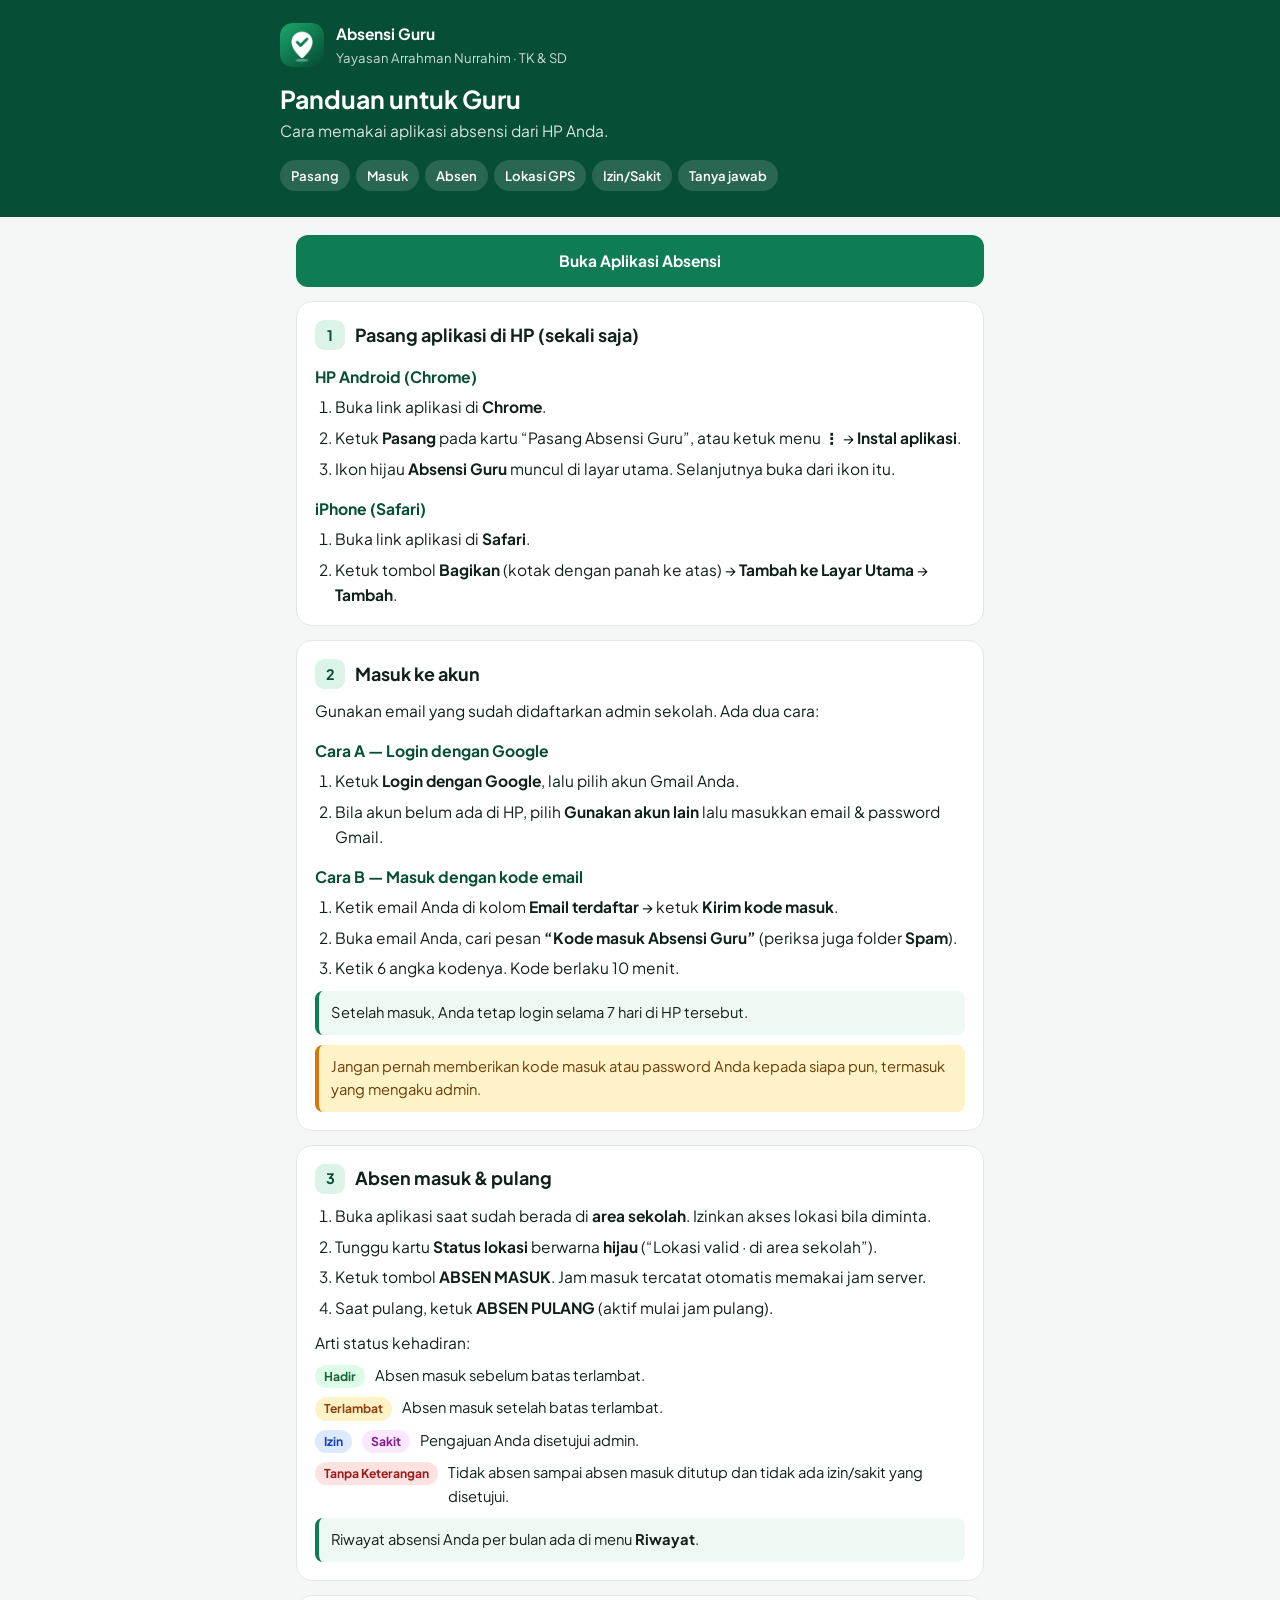
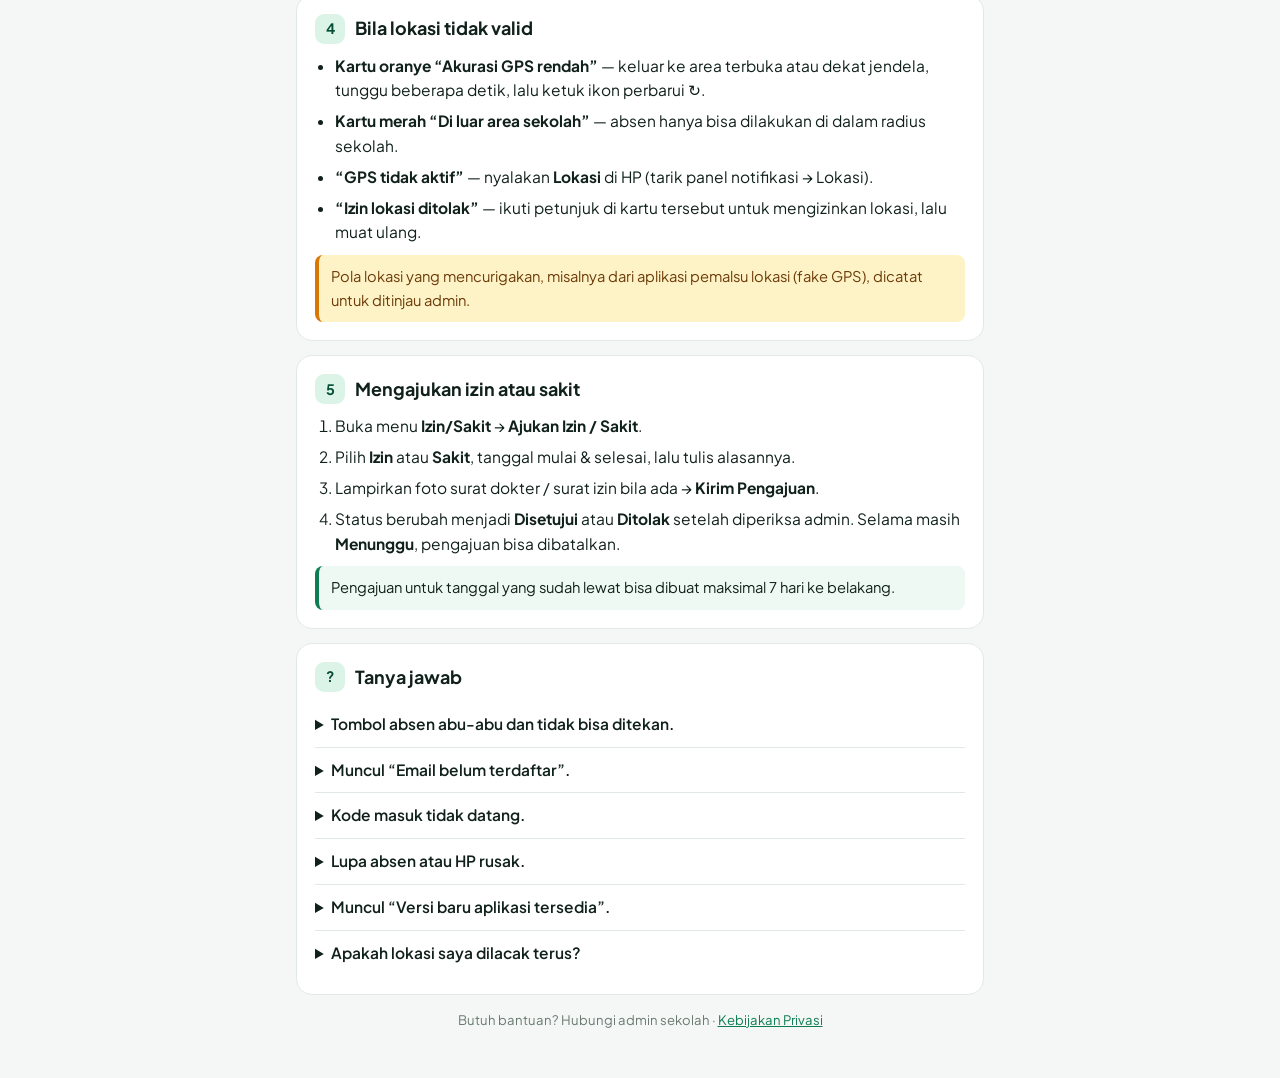
<file: frontend/panduan.html>
<!doctype html>
<html lang="id">
<head>
  <meta charset="utf-8">
  <meta name="viewport" content="width=device-width, initial-scale=1, viewport-fit=cover">
  <title>Panduan Guru — Absensi Guru</title>
  <meta name="description" content="Cara memasang aplikasi, login, absen masuk & pulang, serta mengajukan izin atau sakit.">
  <meta name="theme-color" content="#f4f7f5">
  <link rel="icon" type="image/svg+xml" href="favicon.svg">
  <link rel="apple-touch-icon" href="icons/apple-touch-icon.png">
  <link rel="preconnect" href="https://fonts.googleapis.com">
  <link rel="preconnect" href="https://fonts.gstatic.com" crossorigin>
  <link href="https://fonts.googleapis.com/css2?family=Plus+Jakarta+Sans:wght@400;600;700&display=swap" rel="stylesheet">
  <style>
    :root { --g9: #064e35; --g7: #0f7d53; --g1: #dcf3e7; --g0: #eef9f3; --ink: #10201a; --ink2: #3a4a43; --muted: #6a7a72; --line: #e2e9e5; --bg: #f4f7f5; --warn-bg: #fef3c7; --warn: #6b3a07; }
    * { box-sizing: border-box; }
    body { margin: 0; font-family: 'Plus Jakarta Sans', system-ui, sans-serif; color: var(--ink); background: var(--bg); line-height: 1.6; font-size: 15.5px; }
    header { background: var(--g9); color: #fff; padding: calc(22px + env(safe-area-inset-top)) 16px 26px; }
    .wrap { max-width: 720px; margin: 0 auto; }
    .brand { display: flex; align-items: center; gap: 12px; }
    .brand img { width: 44px; height: 44px; border-radius: 12px; }
    .brand span { display: block; font-size: .82rem; opacity: .8; }
    h1 { margin: 16px 0 4px; font-size: 1.55rem; line-height: 1.25; }
    header p { margin: 0; opacity: .85; }
    .toc { display: flex; flex-wrap: wrap; gap: 6px; margin-top: 16px; }
    .toc a { color: #fff; text-decoration: none; font-size: .82rem; font-weight: 600; background: rgba(255,255,255,.14); padding: 5px 11px; border-radius: 999px; }
    main { padding: 18px 16px 48px; display: grid; gap: 14px; }
    section { background: #fff; border: 1px solid var(--line); border-radius: 16px; padding: 18px; scroll-margin-top: 12px; }
    h2 { margin: 0 0 10px; font-size: 1.12rem; display: flex; align-items: center; gap: 10px; }
    h2 .n { width: 30px; height: 30px; border-radius: 9px; background: var(--g1); color: var(--g9); display: grid; place-items: center; font-size: .9rem; flex-shrink: 0; }
    h3 { margin: 14px 0 6px; font-size: .98rem; color: var(--g9); }
    ol, ul { margin: 0; padding-left: 20px; display: grid; gap: 6px; }
    p { margin: 0 0 8px; }
    .tip { background: var(--g0); border-left: 4px solid var(--g7); padding: 10px 12px; border-radius: 8px; margin-top: 10px; font-size: .92rem; }
    .warn { background: var(--warn-bg); border-left: 4px solid #d97706; color: var(--warn); padding: 10px 12px; border-radius: 8px; margin-top: 10px; font-size: .92rem; }
    .cta { display: block; text-align: center; background: var(--g7); color: #fff; text-decoration: none; font-weight: 700; padding: 14px; border-radius: 12px; }
    .status { display: grid; gap: 8px; margin-top: 6px; }
    .status div { display: flex; gap: 10px; align-items: baseline; font-size: .92rem; }
    .pill { font-size: .76rem; font-weight: 700; padding: 2px 9px; border-radius: 999px; white-space: nowrap; }
    .p-h { background: #dcfce7; color: #166534; } .p-t { background: #fef3c7; color: #92400e; } .p-i { background: #dbeafe; color: #1e40af; }
    .p-s { background: #fae8ff; color: #86198f; } .p-a { background: #fee2e2; color: #991b1b; }
    details { border-top: 1px solid var(--line); padding: 10px 0; }
    details:first-of-type { border-top: 0; }
    summary { cursor: pointer; font-weight: 600; }
    details p { margin: 8px 0 0; color: var(--ink2); font-size: .94rem; }
    footer { text-align: center; color: var(--muted); font-size: .82rem; }
    footer a { color: var(--g7); }
  </style>
</head>
<body>
  <header>
    <div class="wrap">
      <div class="brand"><img src="icons/icon-192.png" alt=""><div><strong>Absensi Guru</strong><span>Yayasan Arrahman Nurrahim · TK &amp; SD</span></div></div>
      <h1>Panduan untuk Guru</h1>
      <p>Cara memakai aplikasi absensi dari HP Anda.</p>
      <nav class="toc" aria-label="Daftar isi">
        <a href="#pasang">Pasang</a><a href="#login">Masuk</a><a href="#absen">Absen</a><a href="#lokasi">Lokasi GPS</a><a href="#izin">Izin/Sakit</a><a href="#tanya">Tanya jawab</a>
      </nav>
    </div>
  </header>

  <main class="wrap">
    <a class="cta" href="./">Buka Aplikasi Absensi</a>

    <section id="pasang">
      <h2><span class="n">1</span>Pasang aplikasi di HP (sekali saja)</h2>
      <h3>HP Android (Chrome)</h3>
      <ol>
        <li>Buka link aplikasi di <b>Chrome</b>.</li>
        <li>Ketuk <b>Pasang</b> pada kartu “Pasang Absensi Guru”, atau ketuk menu <b>⋮</b> → <b>Instal aplikasi</b>.</li>
        <li>Ikon hijau <b>Absensi Guru</b> muncul di layar utama. Selanjutnya buka dari ikon itu.</li>
      </ol>
      <h3>iPhone (Safari)</h3>
      <ol>
        <li>Buka link aplikasi di <b>Safari</b>.</li>
        <li>Ketuk tombol <b>Bagikan</b> (kotak dengan panah ke atas) → <b>Tambah ke Layar Utama</b> → <b>Tambah</b>.</li>
      </ol>
    </section>

    <section id="login">
      <h2><span class="n">2</span>Masuk ke akun</h2>
      <p>Gunakan email yang sudah didaftarkan admin sekolah. Ada dua cara:</p>
      <h3>Cara A — Login dengan Google</h3>
      <ol>
        <li>Ketuk <b>Login dengan Google</b>, lalu pilih akun Gmail Anda.</li>
        <li>Bila akun belum ada di HP, pilih <b>Gunakan akun lain</b> lalu masukkan email &amp; password Gmail.</li>
      </ol>
      <h3>Cara B — Masuk dengan kode email</h3>
      <ol>
        <li>Ketik email Anda di kolom <b>Email terdaftar</b> → ketuk <b>Kirim kode masuk</b>.</li>
        <li>Buka email Anda, cari pesan <b>“Kode masuk Absensi Guru”</b> (periksa juga folder <b>Spam</b>).</li>
        <li>Ketik 6 angka kodenya. Kode berlaku 10 menit.</li>
      </ol>
      <div class="tip">Setelah masuk, Anda tetap login selama 7 hari di HP tersebut.</div>
      <div class="warn">Jangan pernah memberikan kode masuk atau password Anda kepada siapa pun, termasuk yang mengaku admin.</div>
    </section>

    <section id="absen">
      <h2><span class="n">3</span>Absen masuk &amp; pulang</h2>
      <ol>
        <li>Buka aplikasi saat sudah berada di <b>area sekolah</b>. Izinkan akses lokasi bila diminta.</li>
        <li>Tunggu kartu <b>Status lokasi</b> berwarna <b>hijau</b> (“Lokasi valid · di area sekolah”).</li>
        <li>Ketuk tombol <b>ABSEN MASUK</b>. Jam masuk tercatat otomatis memakai jam server.</li>
        <li>Saat pulang, ketuk <b>ABSEN PULANG</b> (aktif mulai jam pulang).</li>
      </ol>
      <p style="margin-top:10px">Arti status kehadiran:</p>
      <div class="status">
        <div><span class="pill p-h">Hadir</span>Absen masuk sebelum batas terlambat.</div>
        <div><span class="pill p-t">Terlambat</span>Absen masuk setelah batas terlambat.</div>
        <div><span class="pill p-i">Izin</span><span class="pill p-s">Sakit</span>Pengajuan Anda disetujui admin.</div>
        <div><span class="pill p-a">Tanpa Keterangan</span>Tidak absen sampai absen masuk ditutup dan tidak ada izin/sakit yang disetujui.</div>
      </div>
      <div class="tip">Riwayat absensi Anda per bulan ada di menu <b>Riwayat</b>.</div>
    </section>

    <section id="lokasi">
      <h2><span class="n">4</span>Bila lokasi tidak valid</h2>
      <ul>
        <li><b>Kartu oranye “Akurasi GPS rendah”</b> — keluar ke area terbuka atau dekat jendela, tunggu beberapa detik, lalu ketuk ikon perbarui ↻.</li>
        <li><b>Kartu merah “Di luar area sekolah”</b> — absen hanya bisa dilakukan di dalam radius sekolah.</li>
        <li><b>“GPS tidak aktif”</b> — nyalakan <b>Lokasi</b> di HP (tarik panel notifikasi → Lokasi).</li>
        <li><b>“Izin lokasi ditolak”</b> — ikuti petunjuk di kartu tersebut untuk mengizinkan lokasi, lalu muat ulang.</li>
      </ul>
      <div class="warn">Pola lokasi yang mencurigakan, misalnya dari aplikasi pemalsu lokasi (fake GPS), dicatat untuk ditinjau admin.</div>
    </section>

    <section id="izin">
      <h2><span class="n">5</span>Mengajukan izin atau sakit</h2>
      <ol>
        <li>Buka menu <b>Izin/Sakit</b> → <b>Ajukan Izin / Sakit</b>.</li>
        <li>Pilih <b>Izin</b> atau <b>Sakit</b>, tanggal mulai &amp; selesai, lalu tulis alasannya.</li>
        <li>Lampirkan foto surat dokter / surat izin bila ada → <b>Kirim Pengajuan</b>.</li>
        <li>Status berubah menjadi <b>Disetujui</b> atau <b>Ditolak</b> setelah diperiksa admin. Selama masih <b>Menunggu</b>, pengajuan bisa dibatalkan.</li>
      </ol>
      <div class="tip">Pengajuan untuk tanggal yang sudah lewat bisa dibuat maksimal 7 hari ke belakang.</div>
    </section>

    <section id="tanya">
      <h2><span class="n">?</span>Tanya jawab</h2>
      <details><summary>Tombol absen abu-abu dan tidak bisa ditekan.</summary>
        <p>Baca keterangan di bawah tombol. Biasanya lokasi belum valid, belum jam pulang, atau absen masuk sudah ditutup.</p></details>
      <details><summary>Muncul “Email belum terdaftar”.</summary>
        <p>Email Anda belum didaftarkan atau berbeda dengan yang didaftarkan admin. Hubungi admin sekolah.</p></details>
      <details><summary>Kode masuk tidak datang.</summary>
        <p>Periksa folder Spam, pastikan email yang diketik benar, lalu tunggu 60 detik sebelum mengetuk Kirim ulang.</p></details>
      <details><summary>Lupa absen atau HP rusak.</summary>
        <p>Hubungi admin sekolah. Admin dapat mengoreksi absensi dengan alasan yang tercatat.</p></details>
      <details><summary>Muncul “Versi baru aplikasi tersedia”.</summary>
        <p>Ketuk <b>Muat ulang</b> agar aplikasi memakai versi terbaru.</p></details>
      <details><summary>Apakah lokasi saya dilacak terus?</summary>
        <p>Tidak. Lokasi hanya dibaca saat halaman absensi terbuka dan hanya disimpan saat Anda menekan tombol absen.</p></details>
    </section>

    <footer>Butuh bantuan? Hubungi admin sekolah · <a href="privacy.html">Kebijakan Privasi</a></footer>
  </main>
</body>
</html>
</file>
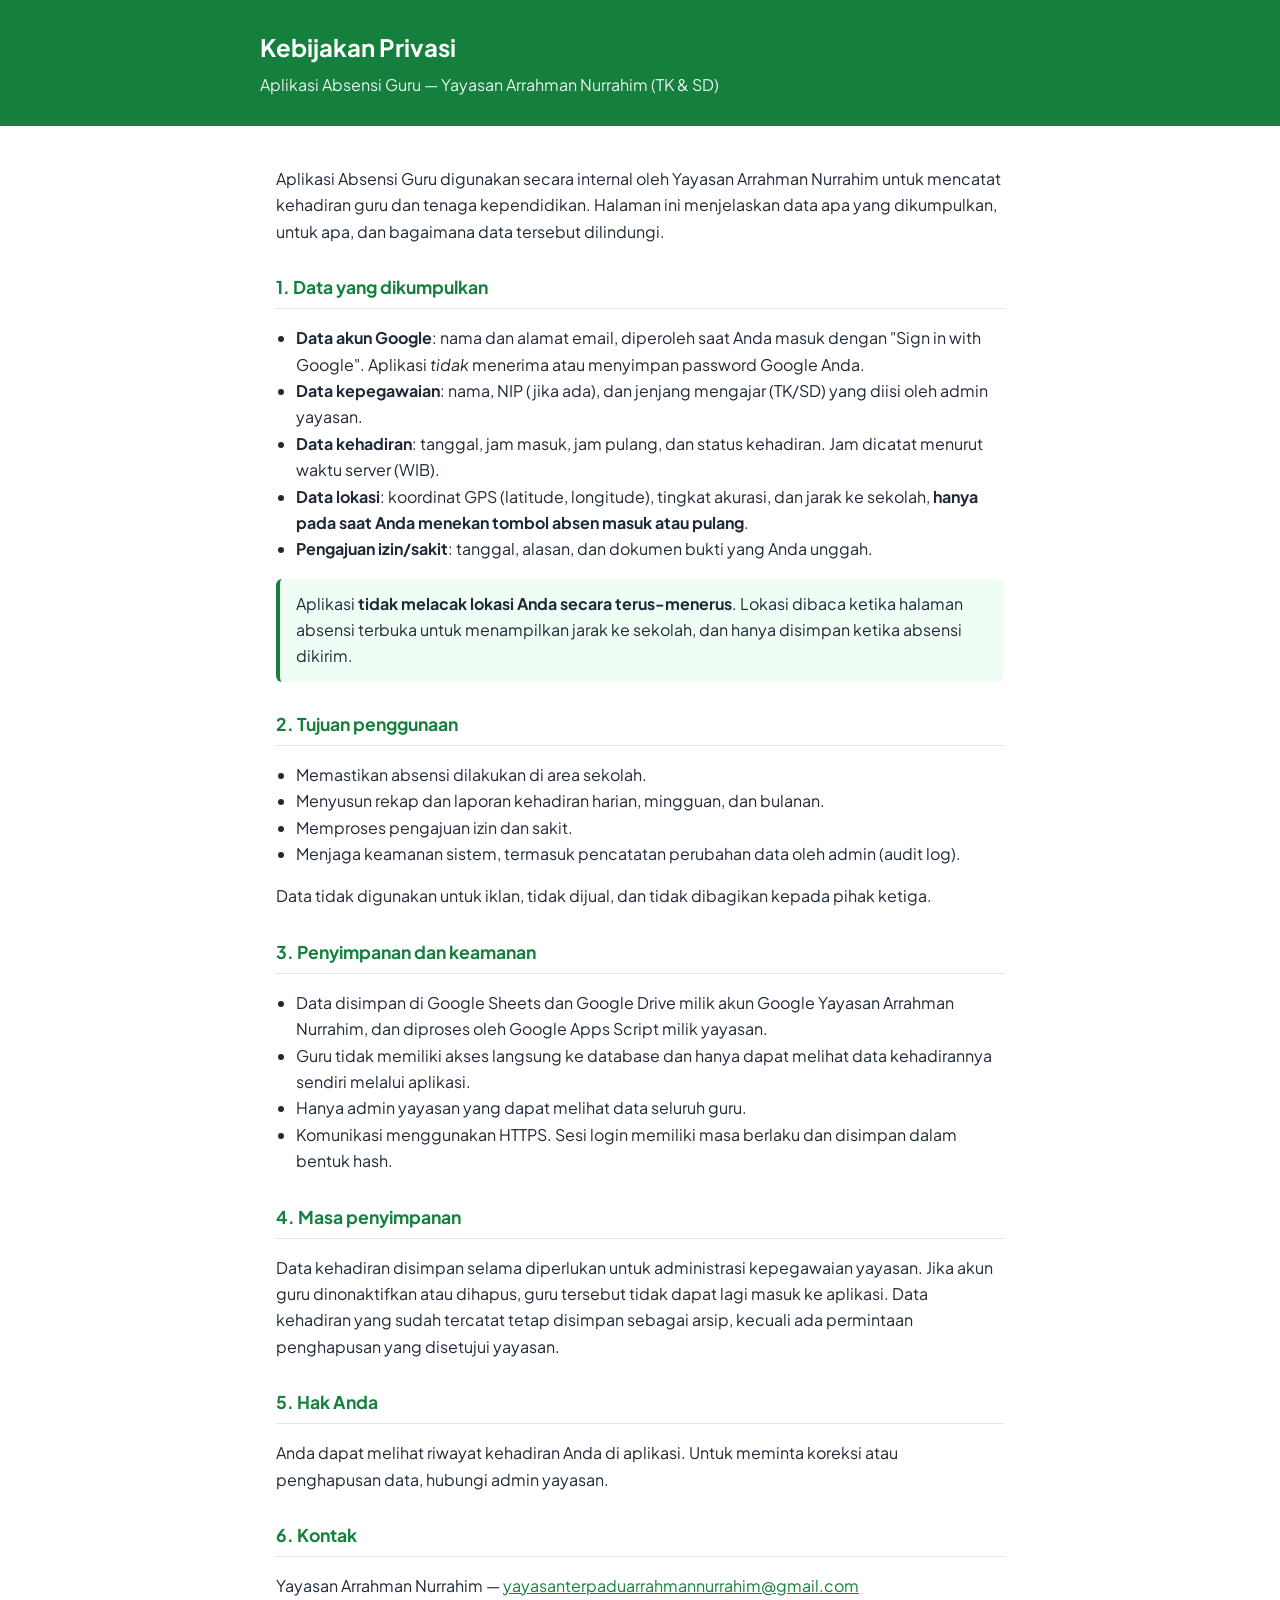
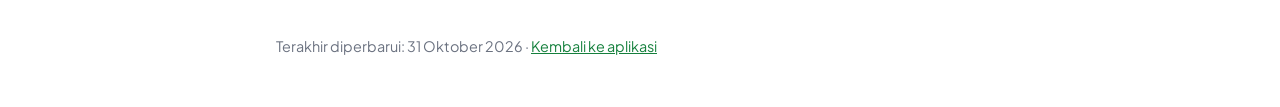
<file: frontend/privacy.html>
<!doctype html>
<html lang="id">
<head>
  <meta charset="utf-8">
  <meta name="viewport" content="width=device-width, initial-scale=1">
  <title>Kebijakan Privasi — Absensi Guru Arrahman Nurrahim</title>
  <link rel="preconnect" href="https://fonts.googleapis.com">
  <link href="https://fonts.googleapis.com/css2?family=Plus+Jakarta+Sans:wght@400;600;700&display=swap" rel="stylesheet">
  <style>
    :root { --green: #15803d; --green-soft: #f0fdf4; --text: #1f2937; --muted: #6b7280; --line: #e5e7eb; }
    * { box-sizing: border-box; }
    body { margin: 0; font-family: 'Plus Jakarta Sans', system-ui, sans-serif; color: var(--text); background: #fff; line-height: 1.65; }
    header { background: var(--green); color: #fff; padding: 28px 16px; }
    header .wrap, main { max-width: 760px; margin: 0 auto; }
    header h1 { margin: 0; font-size: 1.5rem; }
    header p { margin: 4px 0 0; opacity: .9; }
    main { padding: 24px 16px 48px; }
    h2 { font-size: 1.1rem; color: var(--green); margin-top: 28px; border-bottom: 1px solid var(--line); padding-bottom: 6px; }
    ul { padding-left: 20px; }
    .note { background: var(--green-soft); border-left: 4px solid var(--green); padding: 12px 16px; border-radius: 6px; }
    footer { color: var(--muted); font-size: .9rem; margin-top: 36px; }
    a { color: var(--green); }
  </style>
</head>
<body>
  <header>
    <div class="wrap">
      <h1>Kebijakan Privasi</h1>
      <p>Aplikasi Absensi Guru — Yayasan Arrahman Nurrahim (TK &amp; SD)</p>
    </div>
  </header>
  <main>
    <p>Aplikasi Absensi Guru digunakan secara internal oleh Yayasan Arrahman Nurrahim untuk mencatat
      kehadiran guru dan tenaga kependidikan. Halaman ini menjelaskan data apa yang dikumpulkan,
      untuk apa, dan bagaimana data tersebut dilindungi.</p>

    <h2>1. Data yang dikumpulkan</h2>
    <ul>
      <li><strong>Data akun Google</strong>: nama dan alamat email, diperoleh saat Anda masuk dengan
        "Sign in with Google". Aplikasi <em>tidak</em> menerima atau menyimpan password Google Anda.</li>
      <li><strong>Data kepegawaian</strong>: nama, NIP (jika ada), dan jenjang mengajar (TK/SD) yang diisi oleh admin yayasan.</li>
      <li><strong>Data kehadiran</strong>: tanggal, jam masuk, jam pulang, dan status kehadiran. Jam dicatat menurut waktu server (WIB).</li>
      <li><strong>Data lokasi</strong>: koordinat GPS (latitude, longitude), tingkat akurasi, dan jarak ke sekolah,
        <strong>hanya pada saat Anda menekan tombol absen masuk atau pulang</strong>.</li>
      <li><strong>Pengajuan izin/sakit</strong>: tanggal, alasan, dan dokumen bukti yang Anda unggah.</li>
    </ul>
    <p class="note">Aplikasi <strong>tidak melacak lokasi Anda secara terus-menerus</strong>. Lokasi dibaca
      ketika halaman absensi terbuka untuk menampilkan jarak ke sekolah, dan hanya disimpan ketika absensi dikirim.</p>

    <h2>2. Tujuan penggunaan</h2>
    <ul>
      <li>Memastikan absensi dilakukan di area sekolah.</li>
      <li>Menyusun rekap dan laporan kehadiran harian, mingguan, dan bulanan.</li>
      <li>Memproses pengajuan izin dan sakit.</li>
      <li>Menjaga keamanan sistem, termasuk pencatatan perubahan data oleh admin (audit log).</li>
    </ul>
    <p>Data tidak digunakan untuk iklan, tidak dijual, dan tidak dibagikan kepada pihak ketiga.</p>

    <h2>3. Penyimpanan dan keamanan</h2>
    <ul>
      <li>Data disimpan di Google Sheets dan Google Drive milik akun Google Yayasan Arrahman Nurrahim,
        dan diproses oleh Google Apps Script milik yayasan.</li>
      <li>Guru tidak memiliki akses langsung ke database dan hanya dapat melihat data kehadirannya sendiri melalui aplikasi.</li>
      <li>Hanya admin yayasan yang dapat melihat data seluruh guru.</li>
      <li>Komunikasi menggunakan HTTPS. Sesi login memiliki masa berlaku dan disimpan dalam bentuk hash.</li>
    </ul>

    <h2>4. Masa penyimpanan</h2>
    <p>Data kehadiran disimpan selama diperlukan untuk administrasi kepegawaian yayasan. Jika akun guru dinonaktifkan
      atau dihapus, guru tersebut tidak dapat lagi masuk ke aplikasi. Data kehadiran yang sudah tercatat tetap disimpan
      sebagai arsip, kecuali ada permintaan penghapusan yang disetujui yayasan.</p>

    <h2>5. Hak Anda</h2>
    <p>Anda dapat melihat riwayat kehadiran Anda di aplikasi. Untuk meminta koreksi atau penghapusan data,
      hubungi admin yayasan.</p>

    <h2>6. Kontak</h2>
    <p>Yayasan Arrahman Nurrahim — <a href="mailto:yayasanterpaduarrahmannurrahim@gmail.com">yayasanterpaduarrahmannurrahim@gmail.com</a></p>

    <footer>Terakhir diperbarui: 31 Oktober 2026 · <a href="./">Kembali ke aplikasi</a></footer>
  </main>
</body>
</html>
</file>
